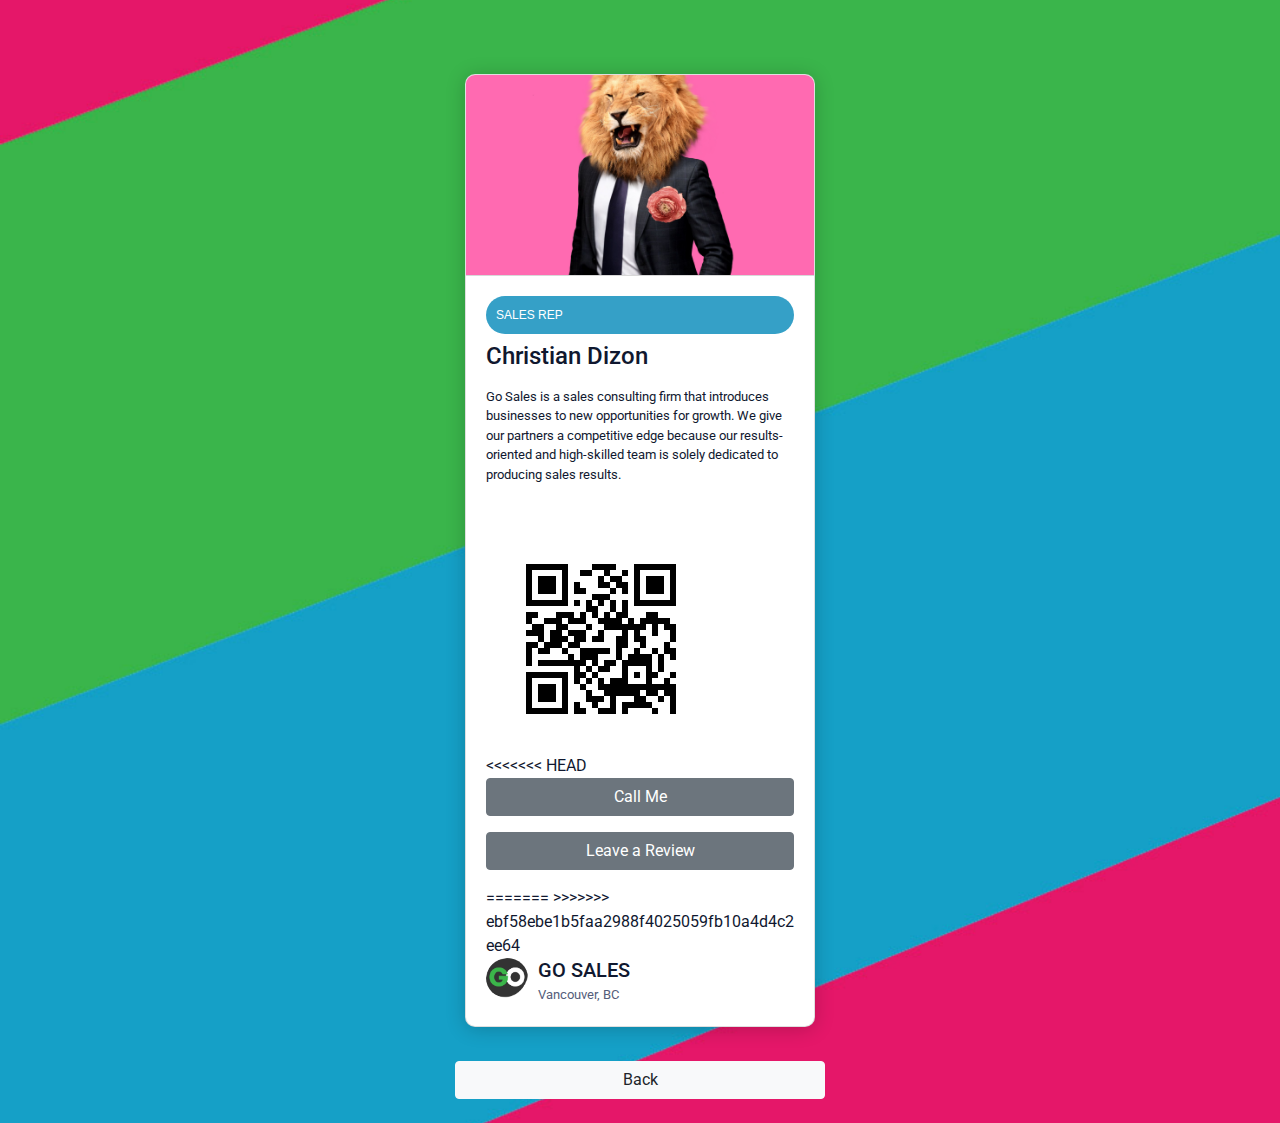
<file: cards/index.html>
<!DOCTYPE html>
<html>

<head>
    <meta charset="utf-8" />
    <meta http-equiv="X-UA-Compatible" content="IE=edge" />
    <title>Employee ID Card</title>
    <meta name="description" content="" />
    <meta name="viewport" content="width=device-width, initial-scale=1" />
    <link rel="stylesheet" href="https://cdn.jsdelivr.net/npm/bootstrap@4.0.0/dist/css/bootstrap.min.css" integrity="sha384-Gn5384xqQ1aoWXA+058RXPxPg6fy4IWvTNh0E263XmFcJlSAwiGgFAW/dAiS6JXm" crossorigin="anonymous" />
    <link rel="stylesheet" href="../c-style.css" />
</head>

<body>
    <section class="cards-page">
        <div class="container d-flex flex-column">
            <div class="card">
                <div id="rep-img" class="card-header">
                    <img src="../img/lion-head.png" alt="rover" />
                </div>
                <div class="card-body">
                    <span class="tag tag-teal">Sales Rep</span>
                    <h4 id="rep-name" class="mt-2">
                        Christian Dizon
                    </h4>
                    <h6 id="phone"></h6>
                    <p>
                        Go Sales is a sales consulting firm that introduces businesses to new opportunities for growth. We give our partners a competitive edge because our results-oriented and high-skilled team is solely dedicated to producing sales results.
                    </p>
                    <div id="qrcode" class="qr-code">
                        <img src="../img/filler-qr.png" alt="" />
                    </div>
<<<<<<< HEAD
                    <div class="form-group">
                        <a href="tel:+1 (515) 984-0251" id="call_btn" class="btn d-block w-100 d-sm-inline-block btn-secondary">Call Me</a>
                    </div>
                    <div class="form-group">
                        <a href="" id="review_btn" class="btn d-block w-100 d-sm-inline-block btn-secondary">Leave a Review</a>
                    </div>
=======
>>>>>>> ebf58ebe1b5faa2988f4025059fb10a4d4c2ee64
                    <div class="user">
                        <img src="../img/favicon-new.png" alt="user" />
                        <div class="user-info">
                            <h5>GO SALES</h5>
                            <small>Vancouver, BC</small>
                        </div>
                    </div>
                </div>
            </div>
            <div class="job-right my-4 flex-shrink-0">
                <a href="../index.html" class="btn d-block w-100 d-sm-inline-block btn-light">
                    <span class="col-3">Back</span>
                </a>
            </div>
        </div>
    </section>

    <!-- <script src="script.js"></script> -->
    <script src="" async defer></script>
    <div id="dbPagePayload"></div>

    <script src="../test-ma.js"></script>
    <script>
        const img = document.querySelector("img");
    </script>
</body>

</html>
</file>
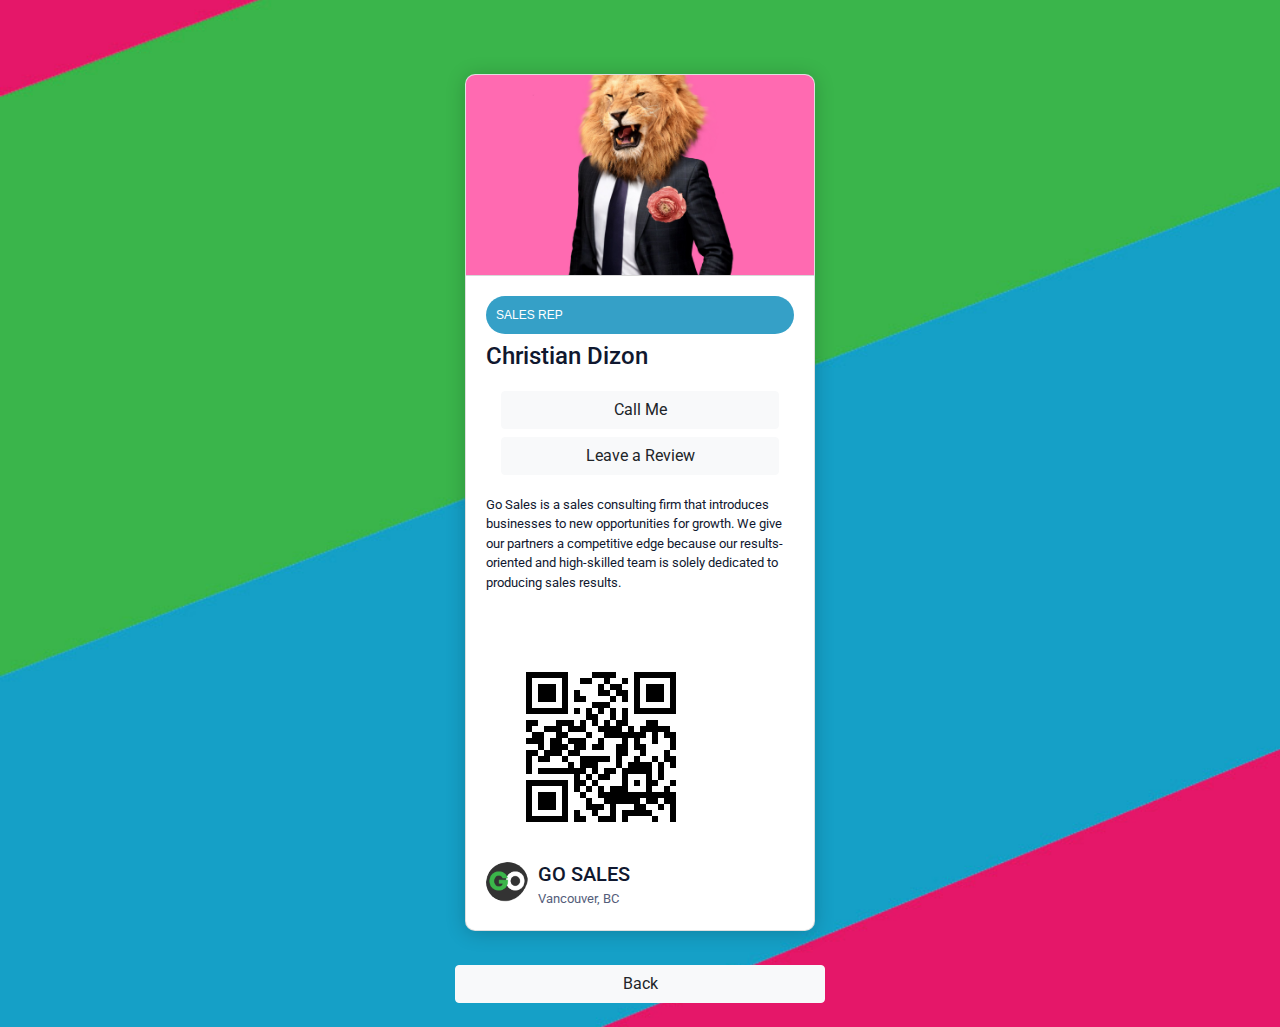
<file: cards-1.html>
<!DOCTYPE html>
<!--[if lt IE 7]>      <html class="no-js lt-ie9 lt-ie8 lt-ie7"> <![endif]-->
<!--[if IE 7]>         <html class="no-js lt-ie9 lt-ie8"> <![endif]-->
<!--[if IE 8]>         <html class="no-js lt-ie9"> <![endif]-->
<!--[if gt IE 8]>      <html class="no-js"><--![endif]-->
<html>
  <head>
    <meta charset="utf-8" />
    <meta http-equiv="X-UA-Compatible" content="IE=edge" />
    <title>Employee ID Card</title>
    <meta name="description" content="" />
    <meta name="viewport" content="width=device-width, initial-scale=1" />
    <link
      rel="stylesheet"
      href="https://cdn.jsdelivr.net/npm/bootstrap@4.0.0/dist/css/bootstrap.min.css"
      integrity="sha384-Gn5384xqQ1aoWXA+058RXPxPg6fy4IWvTNh0E263XmFcJlSAwiGgFAW/dAiS6JXm"
      crossorigin="anonymous"
    />
    <link rel="stylesheet" href="c-style.css" />
  </head>
  <body>
    <section class="cards-page">
      <div class="container d-flex flex-column">
        <div class="card">
          <div id="rep-img" class="card-header">
            <img src="img/lion-head.png" alt="rover" />
          </div>
          <div class="card-body">
            <span class="tag tag-teal">Sales Rep</span>
            <h4 id="rep-name" class="mt-2">
              Christian Dizon
            </h4>
            <h6 id="phone"></h6>

            <div class="col-lg-12 mt-1 mb-1">
              <a
                href="tel:8665562570"
                class="btn d-block w-100 d-sm-inline-block btn-light"
                >Call Me</a
              >
            </div>

            <div class="col-lg-12 mt-1 mb-1">
              <a
                href="form.html"
                class="btn d-block w-100 d-sm-inline-block btn-light"
                >Leave a Review</a
              >
            </div>

            <p class="mt-3">
              Go Sales is a sales consulting firm that introduces businesses to
              new opportunities for growth. We give our partners a competitive
              edge because our results-oriented and high-skilled team is solely
              dedicated to producing sales results.
            </p>

            <div id="qrcode" class="qr-code">
              <img src="img/filler-qr.png" alt="" />
            </div>
            <div class="user">
              <img src="img/favicon-new.png" alt="user" />
              <div class="user-info">
                <h5>GO SALES</h5>
                <small>Vancouver, BC</small>
              </div>
            </div>
          </div>
        </div>
        <div class="job-right my-4 flex-shrink-0">
          <a
            href="index.html"
            class="btn d-block w-100 d-sm-inline-block btn-light"
          >
            <span class="col-3">Back</span>
          </a>
        </div>
      </div>
    </section>

    <!-- <script src="script.js"></script> -->
    <script src="" async defer></script>
    <div id="dbPagePayload"></div>
    <!-- <script lang="text/javascript">
$.post("./target_dbid?a=API_GetRecordAsHTML&rid=n", {}, function(response){
$("#dbPagePayload").html(response);
});
</script> -->
    <script src="test-ma.js"></script>
    <script>
      const img = document.querySelector("img");
    </script>
  </body>
</html>
</file>
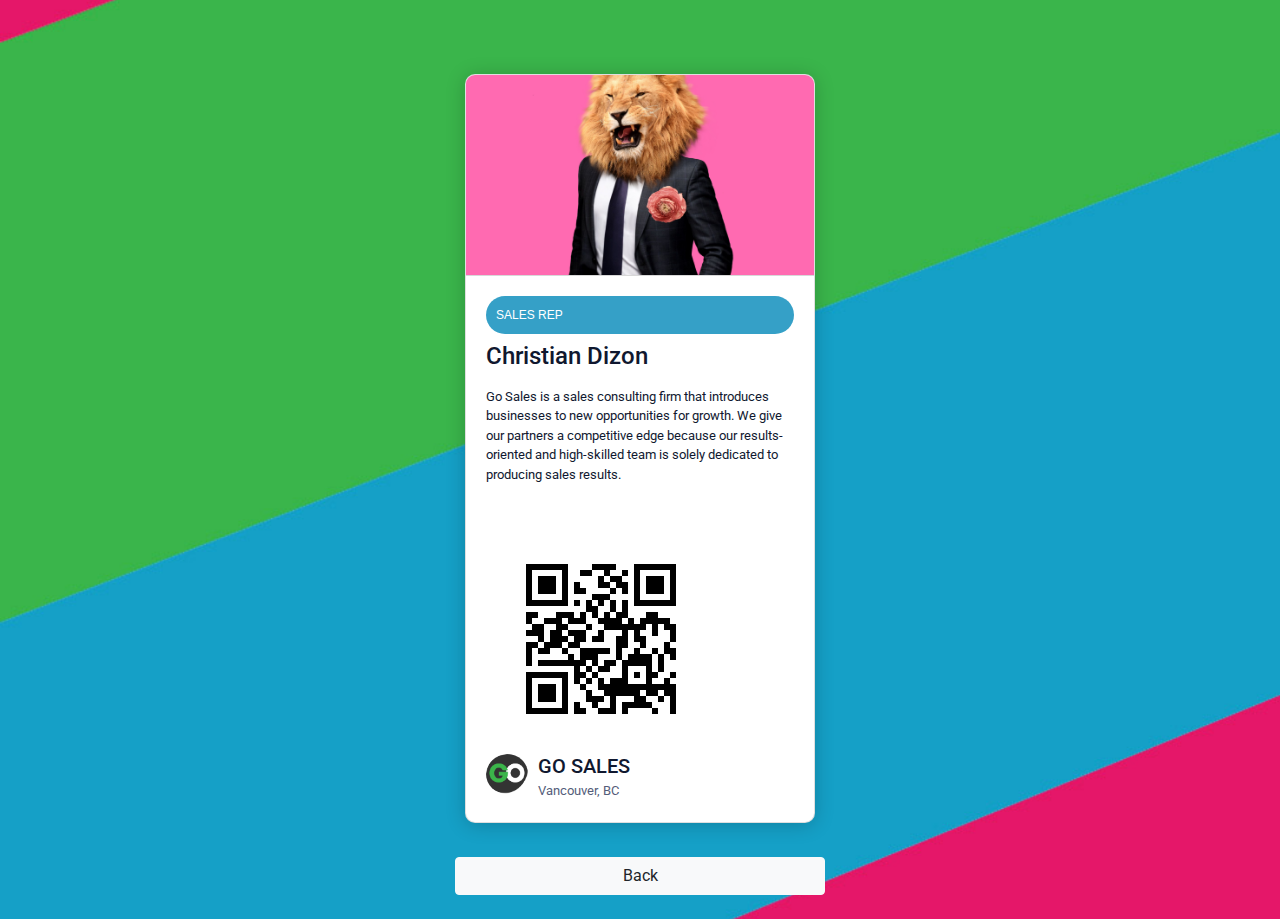
<file: cards-2.html>
<!DOCTYPE html>
<!--[if lt IE 7]>      <html class="no-js lt-ie9 lt-ie8 lt-ie7"> <![endif]-->
<!--[if IE 7]>         <html class="no-js lt-ie9 lt-ie8"> <![endif]-->
<!--[if IE 8]>         <html class="no-js lt-ie9"> <![endif]-->
<!--[if gt IE 8]>      <html class="no-js"><--![endif]-->
<html>
  <head>
    <meta charset="utf-8" />
    <meta http-equiv="X-UA-Compatible" content="IE=edge" />
    <title>Employee ID Card</title>
    <meta name="description" content="" />
    <meta name="viewport" content="width=device-width, initial-scale=1" />
    <link
      rel="stylesheet"
      href="https://cdn.jsdelivr.net/npm/bootstrap@4.0.0/dist/css/bootstrap.min.css"
      integrity="sha384-Gn5384xqQ1aoWXA+058RXPxPg6fy4IWvTNh0E263XmFcJlSAwiGgFAW/dAiS6JXm"
      crossorigin="anonymous"
    />
    <link rel="stylesheet" href="c-style.css" />
  </head>
  <body>
    <section class="cards-page">
      <div class="container d-flex flex-column">
        <div class="card">
          <div id="rep-img" class="card-header">
            <img src="img/lion-head.png" alt="rover" />
          </div>
          <div class="card-body">
            <span class="tag tag-teal">Sales Rep</span>
            <h4 id="rep-name" class="mt-2">
              Christian Dizon
            </h4>
            <h6 id="phone"></h6>
            <p>
              Go Sales is a sales consulting firm that introduces businesses to
              new opportunities for growth. We give our partners a competitive
              edge because our results-oriented and high-skilled team is solely
              dedicated to producing sales results.
            </p>
            <div id="qrcode" class="qr-code">
              <img src="img/filler-qr.png" alt="" />
            </div>
            <div class="user">
              <img src="img/favicon-new.png" alt="user" />
              <div class="user-info">
                <h5>GO SALES</h5>
                <small>Vancouver, BC</small>
              </div>
            </div>
          </div>
        </div>
        <div class="job-right my-4 flex-shrink-0">
          <a
            href="index.html"
            class="btn d-block w-100 d-sm-inline-block btn-light"
          >
            <span class="col-3">Back</span>
          </a>
        </div>
      </div>
    </section>

    <!-- <script src="script.js"></script> -->
    <script src="" async defer></script>
    <div id="dbPagePayload"></div>
    <!-- <script lang="text/javascript">
$.post("./target_dbid?a=API_GetRecordAsHTML&rid=n", {}, function(response){
$("#dbPagePayload").html(response);
});
</script> -->
    <script src="test-j.js"></script>
    <script>
      const img = document.querySelector("img");
    </script>
  </body>
</html>
</file>
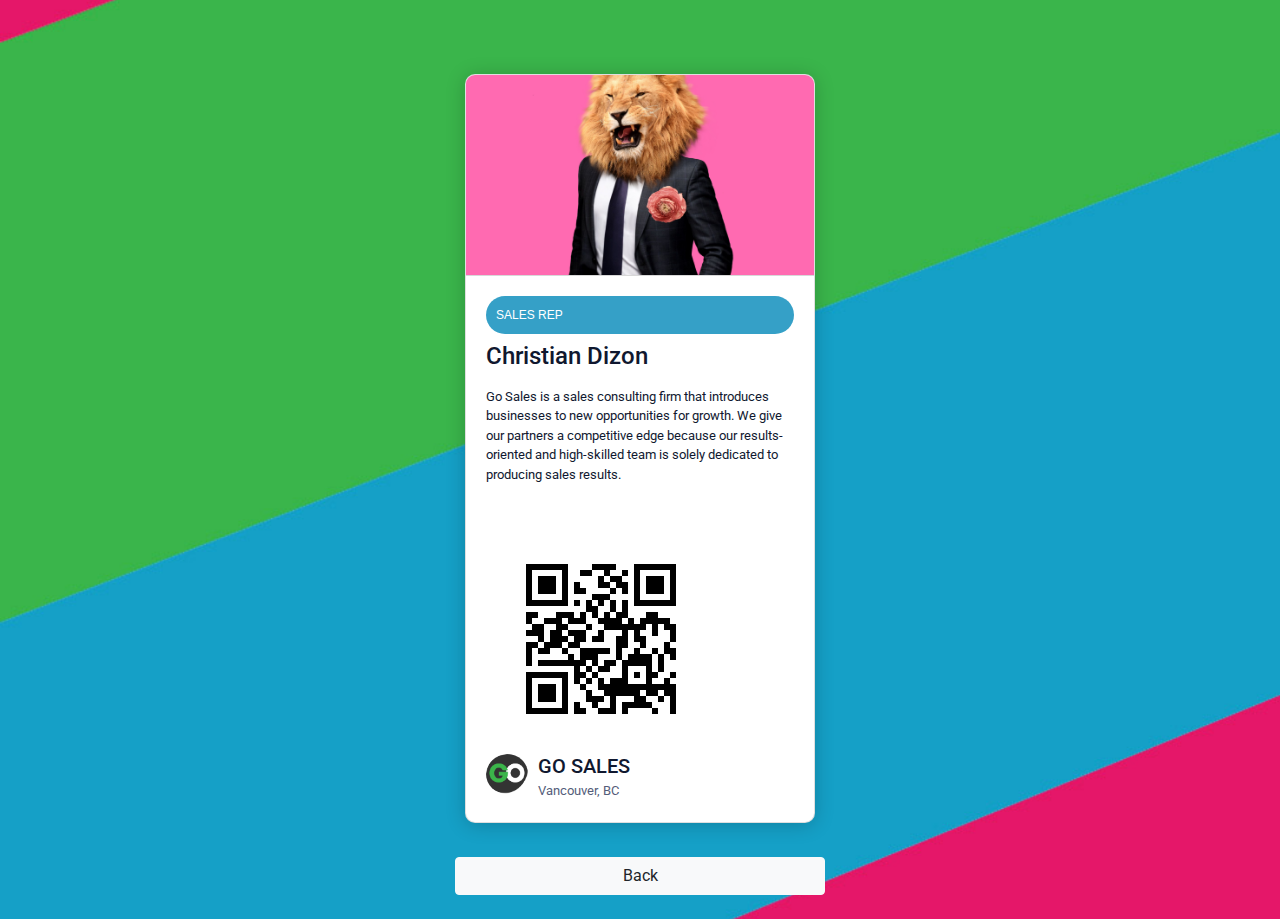
<file: cards.html>
<!DOCTYPE html>

<html>
  <head>
    <meta charset="utf-8" />
    <meta http-equiv="X-UA-Compatible" content="IE=edge" />
    <title>Employee ID Card</title>
    <meta name="description" content="" />
    <meta name="viewport" content="width=device-width, initial-scale=1" />
    <link
      rel="stylesheet"
      href="https://cdn.jsdelivr.net/npm/bootstrap@4.0.0/dist/css/bootstrap.min.css"
      integrity="sha384-Gn5384xqQ1aoWXA+058RXPxPg6fy4IWvTNh0E263XmFcJlSAwiGgFAW/dAiS6JXm"
      crossorigin="anonymous"
    />
    <link rel="stylesheet" href="c-style.css" />
  </head>

  <body>
    <section class="cards-page">
      <!-- <div id="filter-result" class="filter-result"></div> -->
      <div class="container d-flex flex-column">
        <div class="card">
          <div id="rep-img" class="card-header">
            <img src="img/lion-head.png" alt="rover" />
          </div>
          <div class="card-body">
            <span class="tag tag-teal">Sales Rep</span>
            <h4 id="rep-name" class="mt-2">
              Christian Dizon
            </h4>
            <h6 id="phone"></h6>
            <p>
              Go Sales is a sales consulting firm that introduces businesses to
              new opportunities for growth. We give our partners a competitive
              edge because our results-oriented and high-skilled team is solely
              dedicated to producing sales results.
            </p>
            <div id="qrcode" class="qr-code">
              <img src="img/filler-qr.png" alt="" />
            </div>
            <div class="user">
              <img src="img/favicon-new.png" alt="user" />
              <div class="user-info">
                <h5>GO SALES</h5>
                <small>Vancouver, BC</small>
              </div>
            </div>
          </div>
        </div>
        <div class="job-right my-4 flex-shrink-0">
          <a
            href="index.html"
            class="btn d-block w-100 d-sm-inline-block btn-light"
          >
            <span class="col-3">Back</span>
          </a>
        </div>
      </div>
    </section>

    <!-- <script src="script.js"></script> -->
    <script src="" async defer></script>
    <div id="dbPagePayload"></div>

    <script src="test-ma.js"></script>

    <!-- <script src="test.js"></script> -->
    <script>
      const img = document.querySelector("img");
    </script>
  </body>
</html>
</file>
<file: c-style.css>
@import url("https://fonts.googleapis.com/css2?family=Roboto&display=swap");
* {
  box-sizing: border-box;
}
body {
  display: flex;
  justify-content: center;
  align-items: center;
  margin: 0;
  background-color: #f7f8fc;
  font-family: "Roboto", sans-serif;
  color: #10182f;
  background-image: url(img/background-1.jpg);
  background-position: 50% 50%;
  background-repeat: no-repeat;
  background-size: cover;
}
.container {
  display: flex;
  /* width: 1040px; */
  justify-content: space-evenly;
  flex-wrap: wrap;
}
.cards-page {
  margin-top: 5%;
}
.card {
  margin: 10px;
  background-color: #fff;
  border-radius: 10px;
  box-shadow: 0 2px 20px rgba(0, 0, 0, 0.2);
  overflow: hidden;
  width: 350px;
}

.cardhome {
  margin: 10px;
  background-color: #fff;
  border-radius: 10px;
  box-shadow: 0 2px 20px rgba(0, 0, 0, 0.2);
  overflow: hidden;
  width: 400px;
}
.card-header img {
  width: 100%;
  height: 200px;
  object-fit: cover;
}
.card-header {
  padding: 0px;
}

.card-body {
  display: flex;
  flex-direction: column;
  justify-content: center;

  padding: 20px;
  min-height: 250px;
}

.form-control:focus {
  border-color: #35a0c7;
  box-shadow: inset 0 1px 1px rgba(0, 0, 0, 0.075),
    0 0 8px rgba(53, 160, 199, 0.6);
}

.tag {
  background: #cccccc;
  border-radius: 50px;
  font-size: 12px;
  margin: 0;
  color: #fff;
  padding: 10px 10px;
  text-transform: uppercase;
  font-weight: 400;
  font-family: "Helvetica Neue", sans-serif;
}
.taghome {
  text-align: center;
  background: #cccccc;
  border-radius: 50px;
  font-size: 16px;
  margin: 20px 0;
  color: #fff;
  padding: 5px 10px;
  text-transform: uppercase;
  /* cursor: pointer; */
}
.tag-teal {
  background-color: #35a0c7;
}
.tag-purple {
  background-color: #3ab54a;
}
.tag-pink {
  background-color: #e51769;
}
.text-w {
  color: #fff;
}

.w {
  width: 300px;
  padding: 0 auto;
}

.card-body p {
  font-size: 13px;
  margin: 0 0 40px;
}
.user {
  display: flex;
  margin-top: auto;
}

.mountain-background {
  background-color: #35a0c7;
  background-image: url("data:image/svg+xml,%3Csvg xmlns='http://www.w3.org/2000/svg' viewBox='0 0 1600 900'%3E%3Cpolygon fill='%23e51769' points='957 450 539 900 1396 900'/%3E%3Cpolygon fill='%23333333' points='957 450 872.9 900 1396 900'/%3E%3Cpolygon fill='%23c33763' points='-60 900 398 662 816 900'/%3E%3Cpolygon fill='%235c5c5c' points='337 900 398 662 816 900'/%3E%3Cpolygon fill='%23a1565d' points='1203 546 1552 900 876 900'/%3E%3Cpolygon fill='%23858585' points='1203 546 1552 900 1162 900'/%3E%3Cpolygon fill='%237e7656' points='641 695 886 900 367 900'/%3E%3Cpolygon fill='%23adadad' points='587 900 641 695 886 900'/%3E%3Cpolygon fill='%235c9550' points='1710 900 1401 632 1096 900'/%3E%3Cpolygon fill='%23d6d6d6' points='1710 900 1401 632 1365 900'/%3E%3Cpolygon fill='%233ab54a' points='1210 900 971 687 725 900'/%3E%3Cpolygon fill='%23ffffff' points='943 900 1210 900 971 687'/%3E%3C/svg%3E");
  background-attachment: fixed;
  background-size: cover;
}

.user img {
  border-radius: 50%;
  width: 42px;
  height: 40px;
  margin-right: 10px;
}

.user-info h5 {
  margin: 0;
}
.user-info small {
  color: #545d7a;
}
.api-content {
  height: 500px;
  width: 500px;
}

.rating {
  display: inline-block;
  position: relative;
  height: 50px;
  line-height: 10px;
  font-size: 20px;
}

.rating label {
  position: absolute;
  top: 0;
  left: 0;
  height: 100%;
  cursor: pointer;
}

.rating label:last-child {
  position: static;
}

.rating label:nth-child(1) {
  z-index: 5;
}

.rating label:nth-child(2) {
  z-index: 4;
}

.rating label:nth-child(3) {
  z-index: 3;
}

.rating label:nth-child(4) {
  z-index: 2;
}

.rating label:nth-child(5) {
  z-index: 1;
}

.rating label input {
  position: absolute;
  top: 0;
  left: 0;
  opacity: 0;
}

.rating label .icon {
  float: left;
  color: transparent;
}

.rating label:last-child .icon {
  color: #000;
}

.rating:not(:hover) label input:checked ~ .icon,
.rating:hover label:hover input ~ .icon {
  color: #35a0c7;
}

.rating label input:focus:not(:checked) ~ .icon:last-child {
  color: #000;
  text-shadow: 0 0 5px #35a0c7;
}

.go-btn {
  box-shadow: 2px 2px 20px rgb(196 204 245 / 35%);
  color: #333333;
}

.go-logo {
  max-height: 50px;
}

/* body {
  background: #f5f5f5;
  margin-top: 20px;
} */

/* ===== Career ===== */
.career-form {
  background-color: #4e63d7;
  border-radius: 5px;
  padding: 0 16px;
}

.career-form .form-control {
  background-color: rgba(255, 255, 255, 0.2);
  border: 0;
  padding: 12px 15px;
  color: #fff;
}

.career-form .form-control::-webkit-input-placeholder {
  /* Chrome/Opera/Safari */
  color: #fff;
}

.career-form .form-control::-moz-placeholder {
  /* Firefox 19+ */
  color: #fff;
}

.career-form .form-control:-ms-input-placeholder {
  /* IE 10+ */
  color: #fff;
}

.career-form .form-control:-moz-placeholder {
  /* Firefox 18- */
  color: #fff;
}

.career-form .custom-select {
  background-color: rgba(255, 255, 255, 0.2);
  border: 0;
  padding: 12px 15px;
  color: #fff;
  width: 100%;
  border-radius: 5px;
  text-align: left;
  height: auto;
  background-image: none;
}

.career-form .custom-select:focus {
  -webkit-box-shadow: none;
  box-shadow: none;
}

.career-form .select-container {
  position: relative;
}

.career-form .select-container:before {
  position: absolute;
  right: 15px;
  top: calc(50% - 14px);
  font-size: 18px;
  color: #ffffff;
  content: "\F2F9";
  font-family: "Material-Design-Iconic-Font";
}

.filter-result .job-box {
  -webkit-box-shadow: 0 0 35px 0 rgba(130, 130, 130, 0.2);
  background-color: #fff;
  box-shadow: 0 0 35px 0 rgba(130, 130, 130, 0.2);
  border-radius: 10px;
  padding: 10px 35px;
}

ul {
  list-style: none;
}

.list-disk li {
  list-style: none;
  margin-bottom: 12px;
}

.list-disk li:last-child {
  margin-bottom: 0;
}

.job-box .img-holder {
  height: 65px;
  width: 65px;
  background-color: #333;
  font-family: "Open Sans", sans-serif;
  color: #fff;
  font-size: 22px;
  font-weight: 700;
  display: -webkit-box;
  display: -ms-flexbox;
  display: flex;
  -webkit-box-pack: center;
  -ms-flex-pack: center;
  justify-content: center;
  -webkit-box-align: center;
  -ms-flex-align: center;
  align-items: center;
  border-radius: 65px;
}

.img-holder img {
  display: flex;
  justify-content: center;
  align-items: center;
  max-height: 200px;
  max-width: 200px;
}

.career-title {
  background-color: #4e63d7;
  color: #fff;
  padding: 15px;
  text-align: center;
  border-radius: 10px 10px 0 0;
  background-image: -webkit-gradient(
    linear,
    left top,
    right top,
    from(rgba(78, 99, 215, 0.9)),
    to(#5a85dd)
  );
  background-image: linear-gradient(
    to right,
    rgba(78, 99, 215, 0.9) 0%,
    #5a85dd 100%
  );
}

.job-content {
  display: flex;
  flex-direction: column;
}

.job-overview {
  -webkit-box-shadow: 0 0 35px 0 rgba(130, 130, 130, 0.2);
  box-shadow: 0 0 35px 0 rgba(130, 130, 130, 0.2);
  border-radius: 10px;
}

@media (min-width: 992px) {
  .job-overview {
    position: -webkit-sticky;
    position: sticky;
    top: 70px;
  }
}

.job-overview .job-detail ul {
  margin-bottom: 28px;
}

.job-overview .job-detail ul li {
  opacity: 0.75;
  font-weight: 600;
  margin-bottom: 15px;
}

.job-overview .job-detail ul li i {
  font-size: 20px;
  position: relative;
  top: 1px;
}

.job-overview .overview-bottom,
.job-overview .overview-top {
  padding: 35px;
}

.job-content ul li {
  font-weight: 600;
  opacity: 0.75;
  border-bottom: 1px solid #ccc;
  padding: 10px 5px;
}

@media (min-width: 768px) {
  .job-content ul li {
    border-bottom: 0;
    padding: 0;
  }
}

.job-content ul li i {
  font-size: 20px;
  position: relative;
  top: 1px;
}
.mb-30 {
  margin-bottom: 30px;
}
</file>
